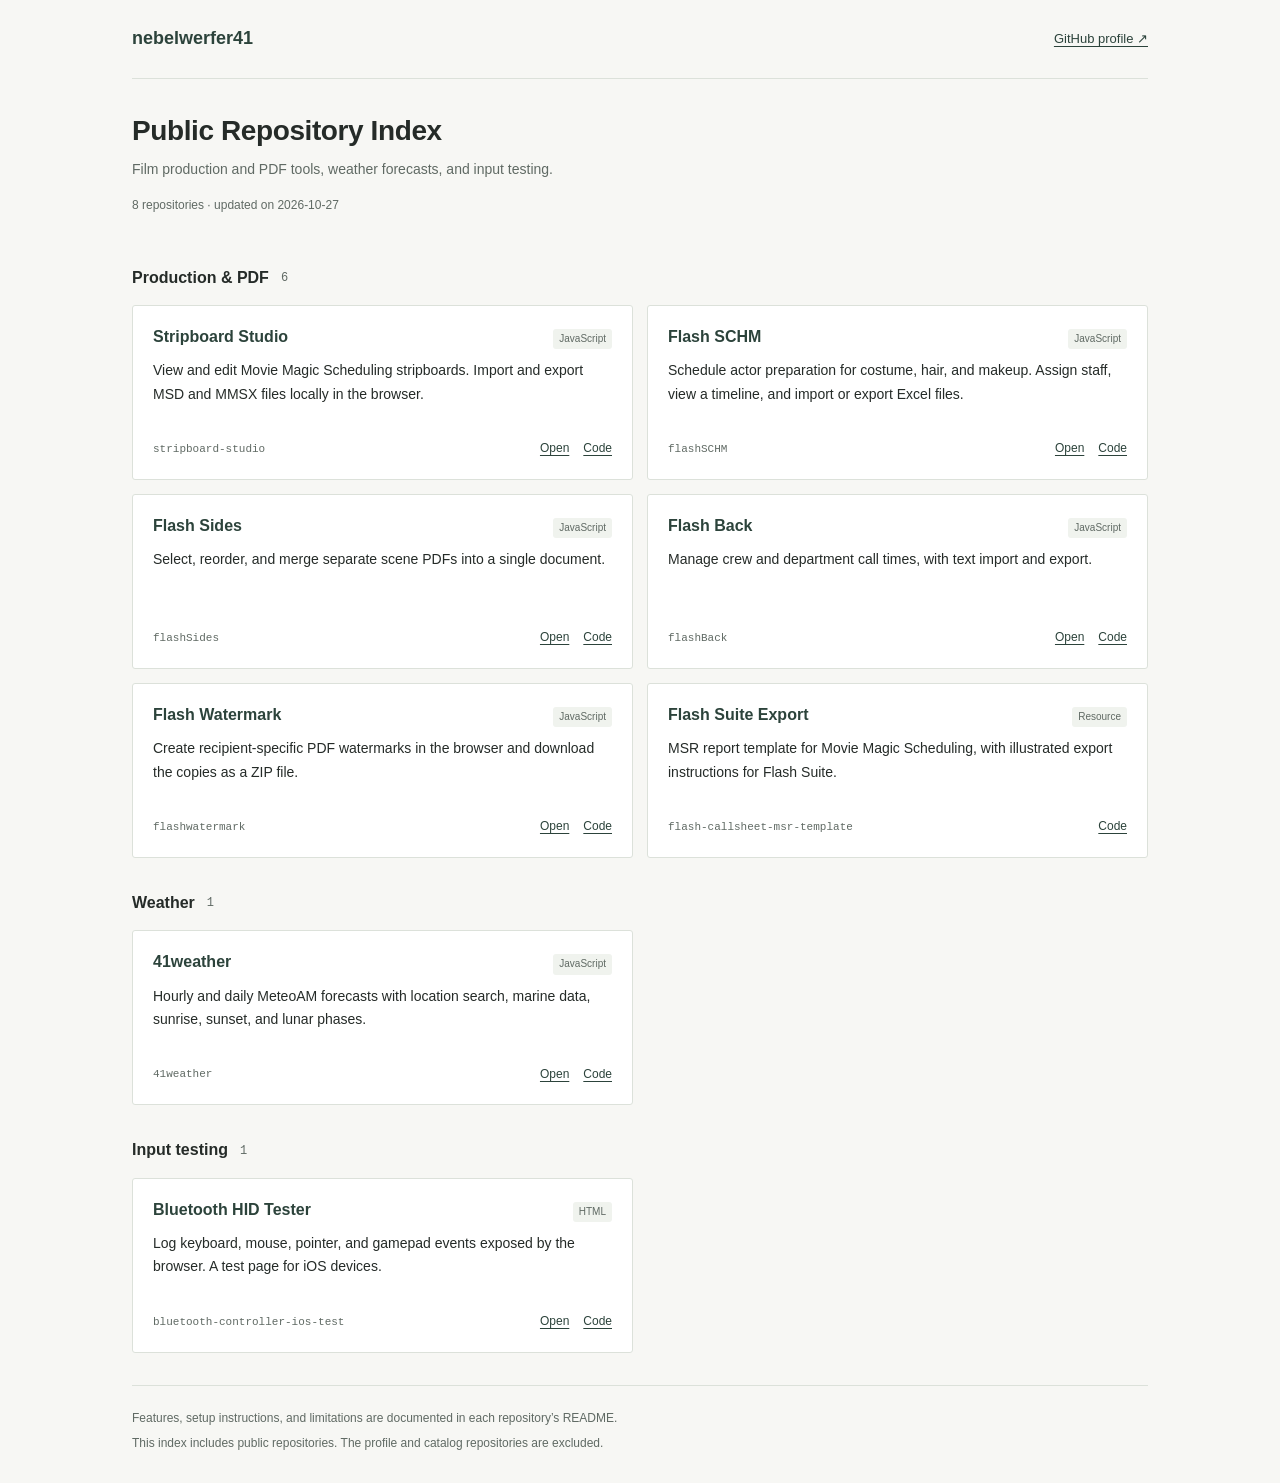
<file: index.html>
<!doctype html>
<html lang="en"><head><meta charset="utf-8"><meta name="viewport" content="width=device-width, initial-scale=1"><title>nebelwerfer41 — Public Repository Index</title><meta name="description" content="Public repositories by nebelwerfer41, with descriptions and links to the source code."><link rel="icon" type="image/svg+xml" href="data:image/svg+xml,%3Csvg xmlns='http://www.w3.org/2000/svg' viewBox='0 0 64 64'%3E%3Crect width='64' height='64' rx='8' fill='%232c433b'/%3E%3Ctext x='32' y='44' text-anchor='middle' font-family='monospace' font-size='36' fill='white'%3E41%3C/text%3E%3C/svg%3E"><link rel="stylesheet" href="styles.css"></head><body><a class="skip" href="#catalog">Skip to catalog</a><div class="shell"><header><a class="brand" href="https://github.com/nebelwerfer41">nebelwerfer41</a><a href="https://github.com/nebelwerfer41?tab=repositories">GitHub profile ↗</a></header><main id="catalog"><div class="intro"><h1>Public Repository Index</h1><p>Film production and PDF tools, weather forecasts, and input testing.</p><p class="meta">8 repositories · updated on 2026-10-27</p></div><section id="group-1" aria-labelledby="heading-1"><h2 id="heading-1">Production &amp; PDF <span>6</span></h2><div class="grid"><article class="project"><div class="project-top"><h3><a href="https://github.com/nebelwerfer41/stripboard-studio">Stripboard Studio</a></h3><span class="type">JavaScript</span></div><p>View and edit Movie Magic Scheduling stripboards. Import and export MSD and MMSX files locally in the browser.</p><div class="project-bottom"><code>stripboard-studio</code><div class="links"><a href="https://nebelwerfer41.github.io/stripboard-studio/" aria-label="Open Stripboard Studio">Open</a><a href="https://github.com/nebelwerfer41/stripboard-studio" aria-label="Repository Stripboard Studio">Code</a></div></div></article><article class="project"><div class="project-top"><h3><a href="https://github.com/nebelwerfer41/flashSCHM">Flash SCHM</a></h3><span class="type">JavaScript</span></div><p>Schedule actor preparation for costume, hair, and makeup. Assign staff, view a timeline, and import or export Excel files.</p><div class="project-bottom"><code>flashSCHM</code><div class="links"><a href="https://nebelwerfer41.github.io/flashSCHM/" aria-label="Open Flash SCHM">Open</a><a href="https://github.com/nebelwerfer41/flashSCHM" aria-label="Repository Flash SCHM">Code</a></div></div></article><article class="project"><div class="project-top"><h3><a href="https://github.com/nebelwerfer41/flashSides">Flash Sides</a></h3><span class="type">JavaScript</span></div><p>Select, reorder, and merge separate scene PDFs into a single document.</p><div class="project-bottom"><code>flashSides</code><div class="links"><a href="https://nebelwerfer41.github.io/flashSides/" aria-label="Open Flash Sides">Open</a><a href="https://github.com/nebelwerfer41/flashSides" aria-label="Repository Flash Sides">Code</a></div></div></article><article class="project"><div class="project-top"><h3><a href="https://github.com/nebelwerfer41/flashBack">Flash Back</a></h3><span class="type">JavaScript</span></div><p>Manage crew and department call times, with text import and export.</p><div class="project-bottom"><code>flashBack</code><div class="links"><a href="https://nebelwerfer41.github.io/flashBack/" aria-label="Open Flash Back">Open</a><a href="https://github.com/nebelwerfer41/flashBack" aria-label="Repository Flash Back">Code</a></div></div></article><article class="project"><div class="project-top"><h3><a href="https://github.com/nebelwerfer41/flashwatermark">Flash Watermark</a></h3><span class="type">JavaScript</span></div><p>Create recipient-specific PDF watermarks in the browser and download the copies as a ZIP file.</p><div class="project-bottom"><code>flashwatermark</code><div class="links"><a href="https://nebelwerfer41.github.io/flashwatermark/" aria-label="Open Flash Watermark">Open</a><a href="https://github.com/nebelwerfer41/flashwatermark" aria-label="Repository Flash Watermark">Code</a></div></div></article><article class="project"><div class="project-top"><h3><a href="https://github.com/nebelwerfer41/flash-callsheet-msr-template">Flash Suite Export</a></h3><span class="type">Resource</span></div><p>MSR report template for Movie Magic Scheduling, with illustrated export instructions for Flash Suite.</p><div class="project-bottom"><code>flash-callsheet-msr-template</code><div class="links"><a href="https://github.com/nebelwerfer41/flash-callsheet-msr-template" aria-label="Repository Flash Suite Export">Code</a></div></div></article></div></section><section id="group-2" aria-labelledby="heading-2"><h2 id="heading-2">Weather <span>1</span></h2><div class="grid"><article class="project"><div class="project-top"><h3><a href="https://github.com/nebelwerfer41/41weather">41weather</a></h3><span class="type">JavaScript</span></div><p>Hourly and daily MeteoAM forecasts with location search, marine data, sunrise, sunset, and lunar phases.</p><div class="project-bottom"><code>41weather</code><div class="links"><a href="https://nebelwerfer41.github.io/41weather/" aria-label="Open 41weather">Open</a><a href="https://github.com/nebelwerfer41/41weather" aria-label="Repository 41weather">Code</a></div></div></article></div></section><section id="group-3" aria-labelledby="heading-3"><h2 id="heading-3">Input testing <span>1</span></h2><div class="grid"><article class="project"><div class="project-top"><h3><a href="https://github.com/nebelwerfer41/bluetooth-controller-ios-test">Bluetooth HID Tester</a></h3><span class="type">HTML</span></div><p>Log keyboard, mouse, pointer, and gamepad events exposed by the browser. A test page for iOS devices.</p><div class="project-bottom"><code>bluetooth-controller-ios-test</code><div class="links"><a href="https://nebelwerfer41.github.io/bluetooth-controller-ios-test/" aria-label="Open Bluetooth HID Tester">Open</a><a href="https://github.com/nebelwerfer41/bluetooth-controller-ios-test" aria-label="Repository Bluetooth HID Tester">Code</a></div></div></article></div></section></main><footer><p>Features, setup instructions, and limitations are documented in each repository’s README.</p><p>This index includes public repositories. The profile and catalog repositories are excluded.</p></footer></div></body></html>
</file>
<file: styles.css>
:root{color-scheme:light;--bg:#f7f7f4;--ink:#252b28;--muted:#606a64;--line:#dce1da;--accent:#2c433b}*{box-sizing:border-box}body{margin:0;background:var(--bg);color:var(--ink);font:14px/1.65 Tahoma,Verdana,sans-serif}a{color:var(--accent);text-underline-offset:3px}a:hover{text-decoration-thickness:2px}a:focus-visible{outline:2px solid var(--accent);outline-offset:4px}.shell{max-width:1080px;margin:auto;padding:0 32px}header{display:flex;justify-content:space-between;gap:20px;align-items:center;padding:24px 0;border-bottom:1px solid var(--line);font-size:13px}.brand{font-weight:700;font-size:18px;text-decoration:none}.intro{padding:34px 0 22px}h1{font-size:28px;font-weight:700;letter-spacing:-.4px;line-height:1.25;margin:0 0 10px}.intro p{margin:7px 0;max-width:760px;color:var(--muted)}.intro .meta{font-size:12px;margin-top:15px}section{margin:20px 0 32px}h2{font-size:16px;font-weight:700;display:flex;align-items:center;gap:12px;margin:0 0 14px}h2 span{font:12px ui-monospace,SFMono-Regular,monospace;color:var(--muted)}.grid{display:grid;grid-template-columns:repeat(2,minmax(0,1fr));gap:14px}.project{border:1px solid var(--line);border-radius:3px;padding:20px;background:#fff;display:flex;flex-direction:column;min-height:175px}.project-top{display:flex;gap:14px;justify-content:space-between;align-items:baseline}h3{font-size:16px;font-weight:700;line-height:1.35;margin:0}h3 a{text-decoration:none}.type{font-size:10px;color:var(--muted);text-align:right;white-space:nowrap;background:#f0f3ee;padding:2px 6px;border-radius:3px}.project p{font-size:14px;margin:10px 0 18px;line-height:1.65}.project-bottom{display:flex;align-items:center;justify-content:space-between;gap:14px;margin-top:auto}.project-bottom code{font:11px/1.5 ui-monospace,SFMono-Regular,monospace;color:var(--muted);overflow-wrap:anywhere}.links{display:flex;gap:14px;white-space:nowrap;font-size:12px}footer{border-top:1px solid var(--line);padding:18px 0 25px;color:var(--muted);font-size:12px}footer p{margin:5px 0}.skip{position:fixed;top:-80px;left:12px;z-index:5;padding:10px;background:var(--ink);color:white}.skip:focus{top:8px}@media(max-width:650px){.shell{padding:0 20px}.grid{grid-template-columns:1fr}.intro{padding:27px 0 12px}h1{font-size:27px}.project{min-height:155px;padding:17px}.project-top{align-items:start}.project-bottom{flex-wrap:wrap}.type{white-space:normal;max-width:90px}header{padding:18px 0}.brand{font-size:17px}}
</file>
